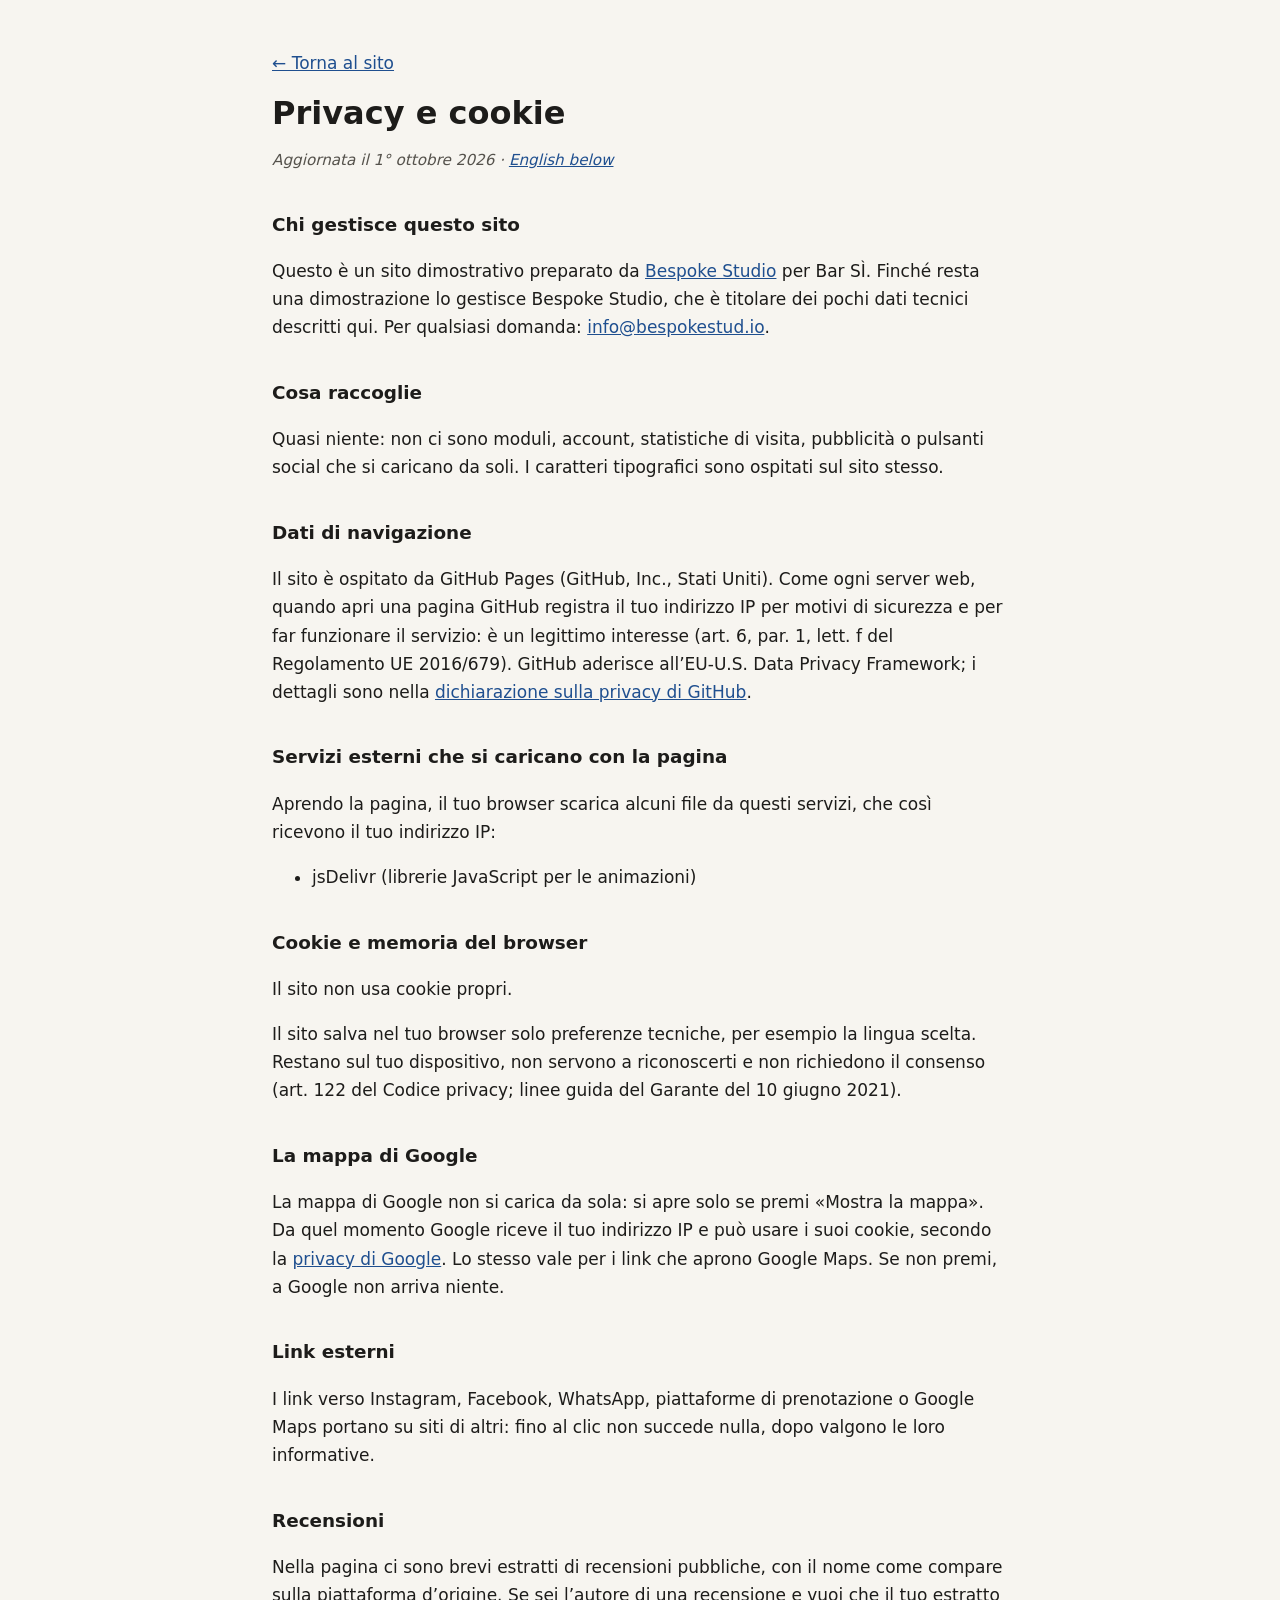
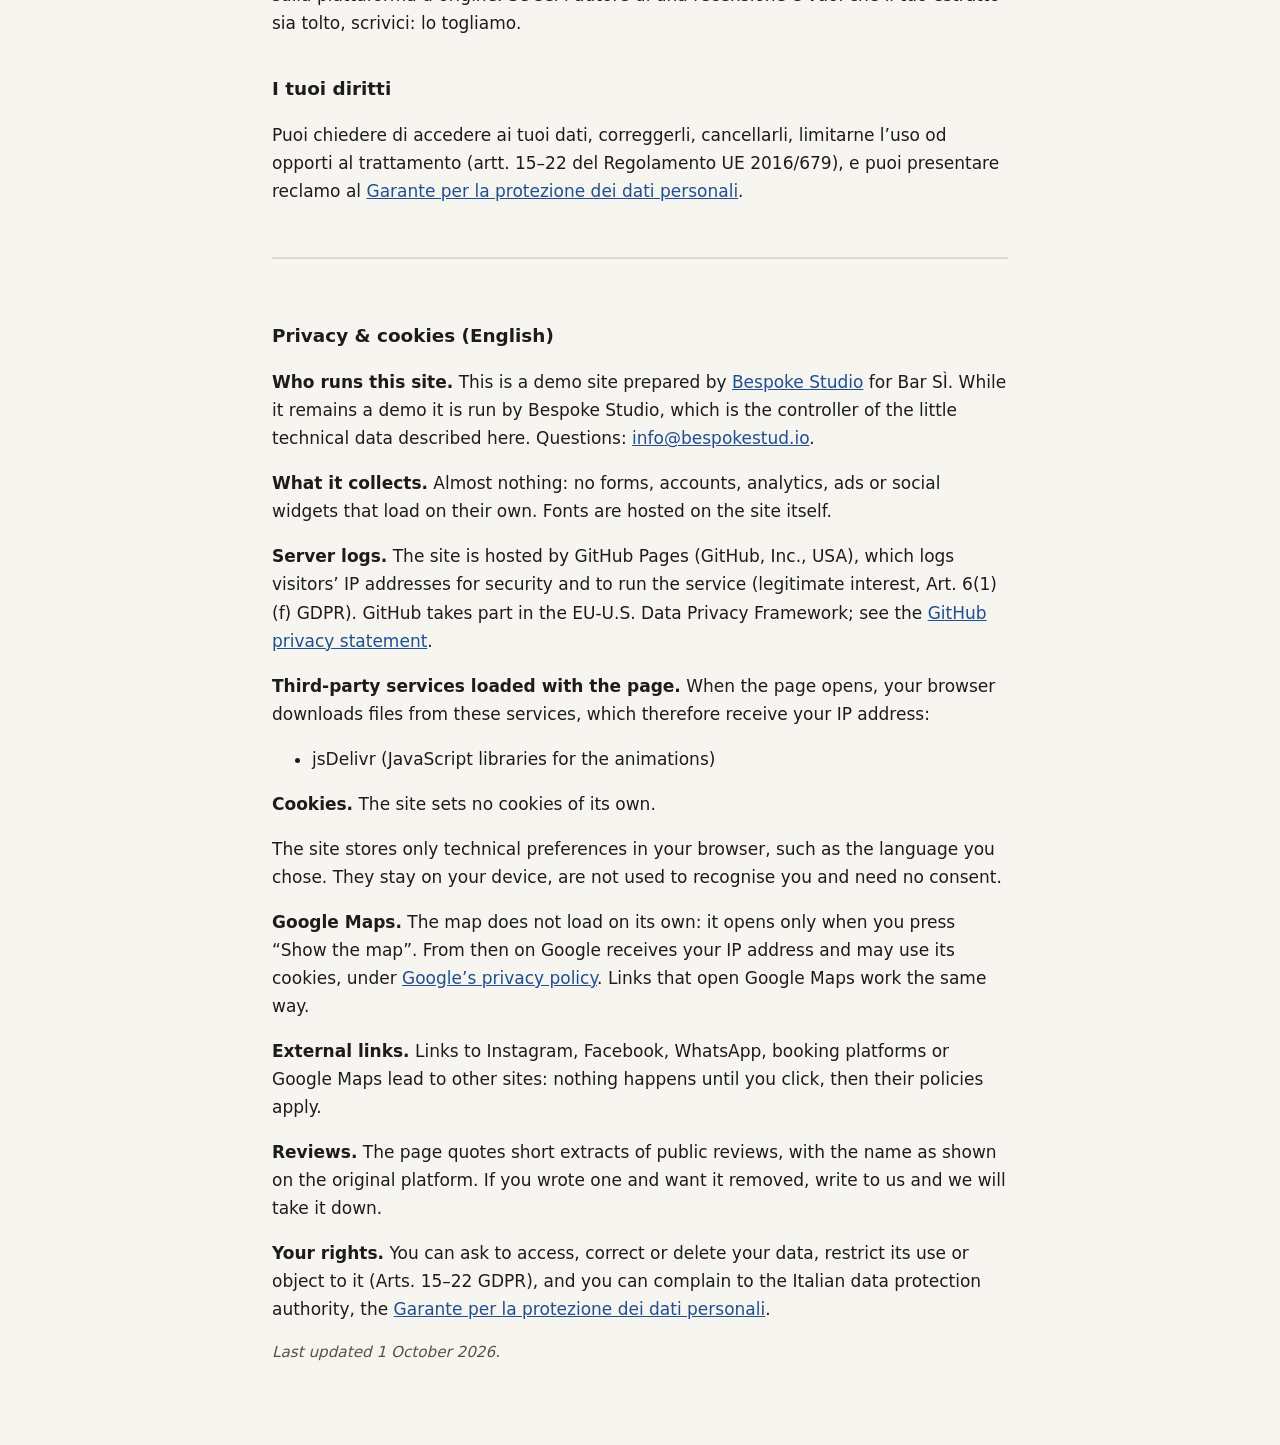
<file: privacy.html>
<!DOCTYPE html>
<html lang="it">
<head>
  <meta charset="UTF-8">
  <meta name="viewport" content="width=device-width, initial-scale=1.0">
  <meta name="robots" content="noindex">
  <title>Privacy e cookie · Bar SÌ</title>
  <meta name="description" content="Informativa privacy e cookie del sito Bar SÌ.">
  <style>
    body { margin: 0; background: #f7f5f0; color: #1d1c1a; font: 17px/1.65 system-ui, -apple-system, "Segoe UI", Roboto, sans-serif; }
    main { max-width: 46rem; margin: 0 auto; padding: 32px 20px 64px; }
    h1 { font-size: 2rem; line-height: 1.2; margin: 0.4em 0 0.2em; }
    h2 { font-size: 1.15rem; margin: 2em 0 0.4em; }
    a { color: #1f4f8f; }
    .data { color: #55524c; font-style: italic; font-size: 0.95rem; }
    .en { margin-top: 3em; padding-top: 1.5em; border-top: 2px solid #ddd8cc; }
    code { font-size: 0.9em; background: #ebe7dc; padding: 0 4px; border-radius: 3px; }
  </style>
</head>
<body>
<main>
  <p><a href="index.html">← Torna al sito</a></p>
  <h1>Privacy e cookie</h1>
  <p class="data">Aggiornata il 1° ottobre 2026 · <a href="#english" lang="en">English below</a></p>
  <h2>Chi gestisce questo sito</h2>
  <p>Questo è un sito dimostrativo preparato da <a href="https://bespokestud.io" rel="noopener">Bespoke Studio</a> per Bar SÌ. Finché resta una dimostrazione lo gestisce Bespoke Studio, che è titolare dei pochi dati tecnici descritti qui. Per qualsiasi domanda: <a href="mailto:info@bespokestud.io">info@bespokestud.io</a>.</p>
  <h2>Cosa raccoglie</h2>
  <p>Quasi niente: non ci sono moduli, account, statistiche di visita, pubblicità o pulsanti social che si caricano da soli. I caratteri tipografici sono ospitati sul sito stesso.</p>
  <h2>Dati di navigazione</h2>
  <p>Il sito è ospitato da GitHub Pages (GitHub, Inc., Stati Uniti). Come ogni server web, quando apri una pagina GitHub registra il tuo indirizzo IP per motivi di sicurezza e per far funzionare il servizio: è un legittimo interesse (art. 6, par. 1, lett. f del Regolamento UE 2016/679). GitHub aderisce all’EU-U.S. Data Privacy Framework; i dettagli sono nella <a href="https://docs.github.com/site-policy/privacy-policies/github-general-privacy-statement" rel="noopener">dichiarazione sulla privacy di GitHub</a>.</p>
  <h2>Servizi esterni che si caricano con la pagina</h2>
  <p>Aprendo la pagina, il tuo browser scarica alcuni file da questi servizi, che così ricevono il tuo indirizzo IP:</p>
  <ul><li>jsDelivr (librerie JavaScript per le animazioni)</li></ul>
  <h2>Cookie e memoria del browser</h2>
  <p>Il sito non usa cookie propri.</p>
  <p>Il sito salva nel tuo browser solo preferenze tecniche, per esempio la lingua scelta. Restano sul tuo dispositivo, non servono a riconoscerti e non richiedono il consenso (art. 122 del Codice privacy; linee guida del Garante del 10 giugno 2021).</p>
  <h2>La mappa di Google</h2>
  <p>La mappa di Google non si carica da sola: si apre solo se premi «Mostra la mappa». Da quel momento Google riceve il tuo indirizzo IP e può usare i suoi cookie, secondo la <a href="https://policies.google.com/privacy?hl=it" rel="noopener">privacy di Google</a>. Lo stesso vale per i link che aprono Google Maps. Se non premi, a Google non arriva niente.</p>
  <h2>Link esterni</h2>
  <p>I link verso Instagram, Facebook, WhatsApp, piattaforme di prenotazione o Google Maps portano su siti di altri: fino al clic non succede nulla, dopo valgono le loro informative.</p>
  <h2>Recensioni</h2>
  <p>Nella pagina ci sono brevi estratti di recensioni pubbliche, con il nome come compare sulla piattaforma d’origine. Se sei l’autore di una recensione e vuoi che il tuo estratto sia tolto, scrivici: lo togliamo.</p>
  <h2>I tuoi diritti</h2>
  <p>Puoi chiedere di accedere ai tuoi dati, correggerli, cancellarli, limitarne l’uso od opporti al trattamento (artt. 15–22 del Regolamento UE 2016/679), e puoi presentare reclamo al <a href="https://www.garanteprivacy.it" rel="noopener">Garante per la protezione dei dati personali</a>.</p>
  <div class="en" id="english" lang="en">
    <h2>Privacy &amp; cookies (English)</h2>
    <p><strong>Who runs this site.</strong> This is a demo site prepared by <a href="https://bespokestud.io" rel="noopener">Bespoke Studio</a> for Bar SÌ. While it remains a demo it is run by Bespoke Studio, which is the controller of the little technical data described here. Questions: <a href="mailto:info@bespokestud.io">info@bespokestud.io</a>.</p>
    <p><strong>What it collects.</strong> Almost nothing: no forms, accounts, analytics, ads or social widgets that load on their own. Fonts are hosted on the site itself.</p>
    <p><strong>Server logs.</strong> The site is hosted by GitHub Pages (GitHub, Inc., USA), which logs visitors’ IP addresses for security and to run the service (legitimate interest, Art. 6(1)(f) GDPR). GitHub takes part in the EU-U.S. Data Privacy Framework; see the <a href="https://docs.github.com/site-policy/privacy-policies/github-general-privacy-statement" rel="noopener">GitHub privacy statement</a>.</p>
    <p><strong>Third-party services loaded with the page.</strong> When the page opens, your browser downloads files from these services, which therefore receive your IP address:</p><ul><li>jsDelivr (JavaScript libraries for the animations)</li></ul>
    <p><strong>Cookies.</strong> The site sets no cookies of its own.</p>
    <p>The site stores only technical preferences in your browser, such as the language you chose. They stay on your device, are not used to recognise you and need no consent.</p>
    <p><strong>Google Maps.</strong> The map does not load on its own: it opens only when you press “Show the map”. From then on Google receives your IP address and may use its cookies, under <a href="https://policies.google.com/privacy?hl=en" rel="noopener">Google’s privacy policy</a>. Links that open Google Maps work the same way.</p>
    <p><strong>External links.</strong> Links to Instagram, Facebook, WhatsApp, booking platforms or Google Maps lead to other sites: nothing happens until you click, then their policies apply.</p>
    <p><strong>Reviews.</strong> The page quotes short extracts of public reviews, with the name as shown on the original platform. If you wrote one and want it removed, write to us and we will take it down.</p>
    <p><strong>Your rights.</strong> You can ask to access, correct or delete your data, restrict its use or object to it (Arts. 15–22 GDPR), and you can complain to the Italian data protection authority, the <a href="https://www.garanteprivacy.it" rel="noopener">Garante per la protezione dei dati personali</a>.</p>
    <p class="data">Last updated 1 October 2026.</p>
  </div>
</main>
</body>
</html>
</file>
